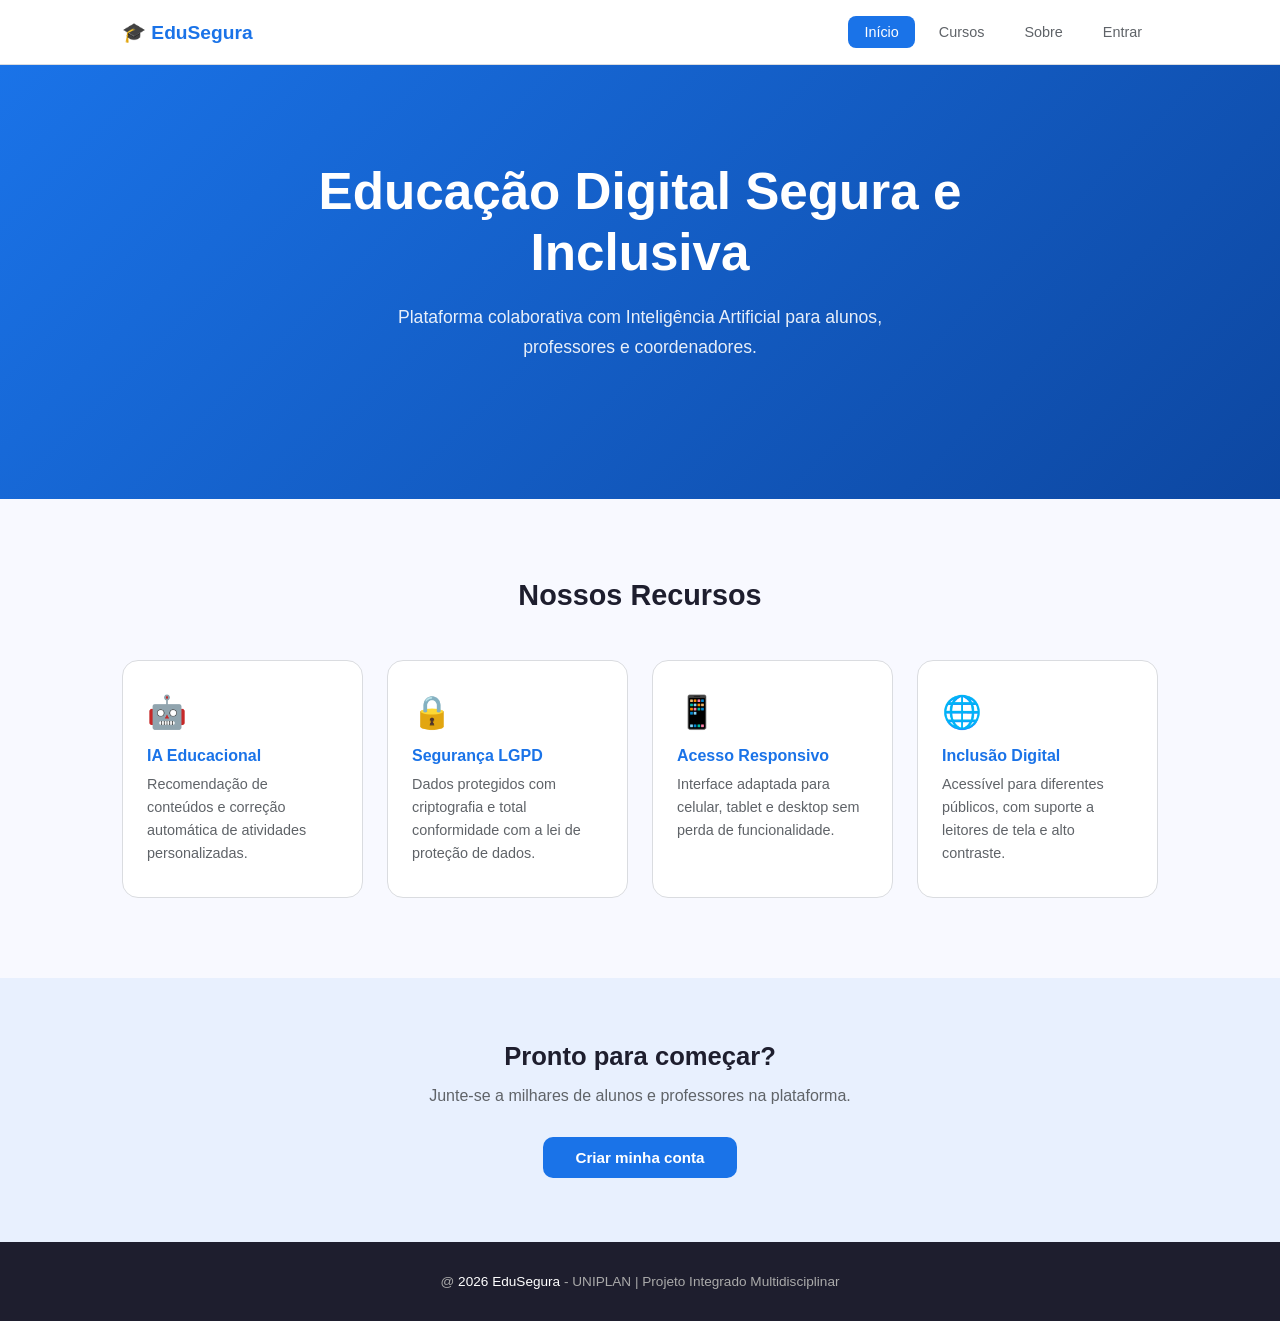
<file: index.html>
<!DOCTYPE html>
<html lang="pt-br">
<head>
    <meta charset="UTF-8">
    <meta name="viewport" content="width=device-width, initial-scale=1.0">
    <link rel="stylesheet" href="css/index.css">
    <link rel="stylesheet" href="css/main.css">
    <title>EduSegura - Plataforma de Educação Digital</title>
</head>
<body>
    <header>
        <nav>
            <div class="logo">🎓 EduSegura</div>

            <ul>
                <li>
                    <a href="index.html" class="ativo">Início</a>
                </li>

                <li>
                    <a href="pages/cursos.html">Cursos</a>
                </li>

                <li>
                    <a href="pages/sobre.html">Sobre</a>
                </li>

                <li>
                    <a href="pages/login.html">Entrar</a>
                </li>
            </ul>
        </nav>
    </header>

    <main>
        <section class="hero">
            <h1>Educação Digital Segura e Inclusiva</h1>

            <p>Plataforma colaborativa com Inteligência Artificial para alunos, professores e coordenadores.</p>

        </section>

        <section class="recursos">
            <h2>Nossos Recursos</h2>

            <div class="grid-cards">
                <div class="card">
                    <div class="icon" aria-hidden="true">🤖</div>

                    <h3>IA Educacional</h3>
                    <p>Recomendação de conteúdos e correção automática de atividades personalizadas.</p>
                </div>

                <div class="card">
                    <div class="icon" aria-hidden="true">🔒</div>

                    <h3>Segurança LGPD</h3>
                    <p>Dados protegidos com criptografia e total conformidade com a lei de proteção de dados.</p>
                </div>

                <div class="card">
                    <div class="icon" aria-hidden="true">📱</div>

                    <h3>Acesso Responsivo</h3>
                    <p>Interface adaptada para celular, tablet e desktop sem perda de funcionalidade.</p>
                </div>

                <div class="card">
                    <div class="icon">🌐</div>

                    <h3>Inclusão Digital</h3>
                    <p>Acessível para diferentes públicos, com suporte a leitores de tela e alto contraste.</p>
                </div>

            </div>
        </section>

        <section class="cta">
            <h2>Pronto para começar?</h2>

            <p>Junte-se a milhares de alunos e professores na plataforma.</p>
            <a href="pages/cadastro.html" class="btn btn-primary">Criar minha conta</a>
        </section>
    </main>

    <footer>
        <p>
            @ <span id="ano"></span>
            <span>EduSegura</span>
            - UNIPLAN | Projeto Integrado Multidisciplinar
        </p>
    </footer>

    <script>
        document.getElementById('ano').textContent = new Date().getFullYear();
    </script>
</body>
</html>
</file>
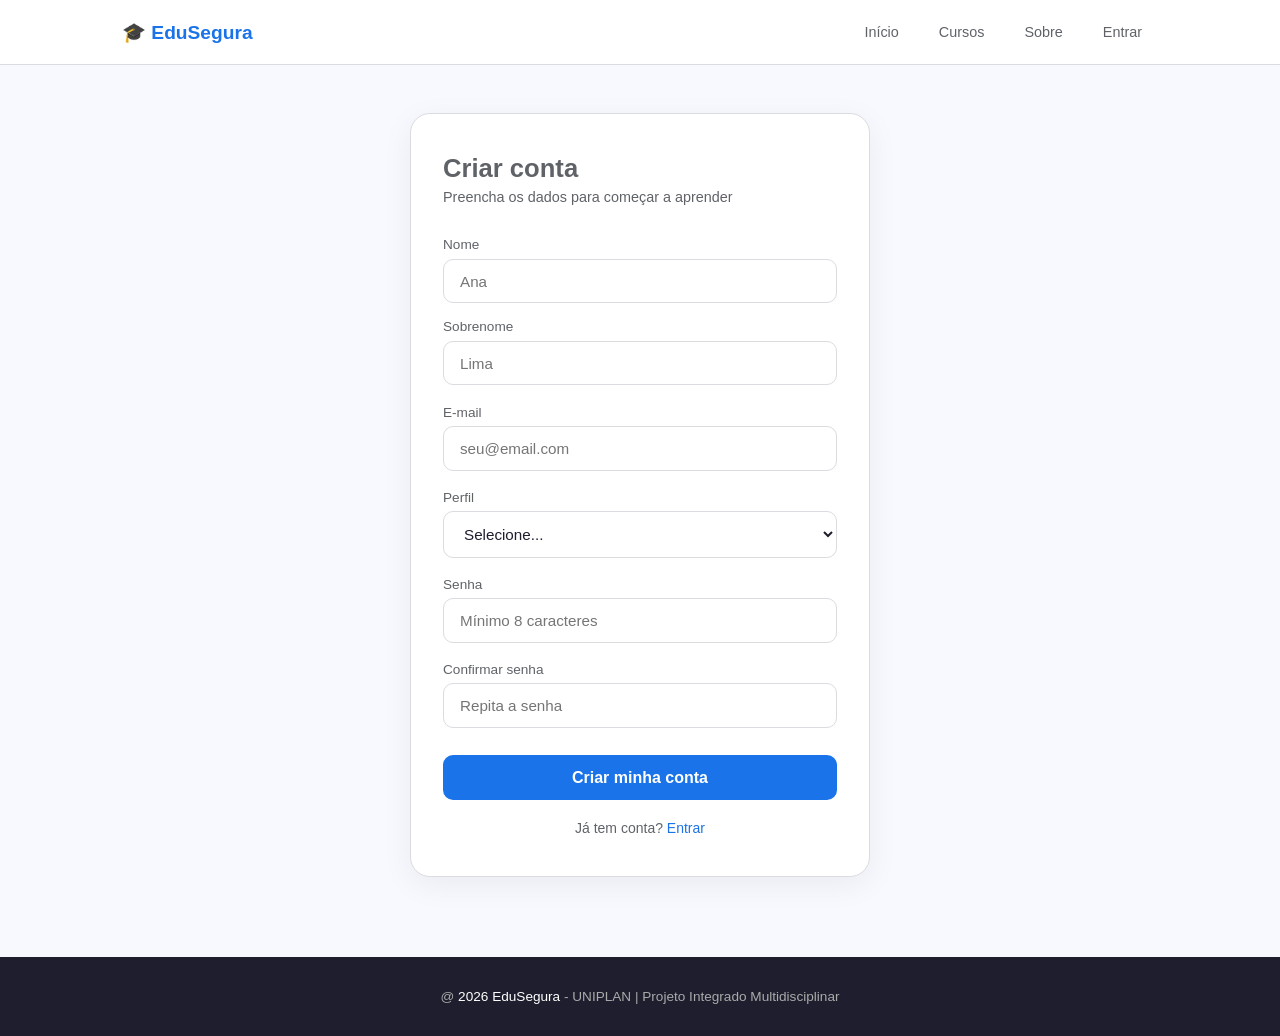
<file: pages/cadastro.html>
<!DOCTYPE html>
<html lang="pt-BR">

<head>
    <meta charset="UTF-8" />
    <meta name="viewport" content="width=device-width, initial-scale=1.0" />
    <title>EduSegura – Cadastro</title>
    <link rel="stylesheet" href="../css/index.css">
    <link rel="stylesheet" href="../css/cadastro.css" />
    
</head>

<body>

    <header>
        <nav>
            <a href="../index.html" class="logo">🎓 EduSegura</a>
            <ul>
                <li><a href="../index.html">Início</a></li>
                <li><a href="cursos.html">Cursos</a></li>
                <li><a href="sobre.html">Sobre</a></li>
                <li><a href="login.html">Entrar</a></li>
            </ul>
        </nav>
    </header>

    <main>
        <div class="pagina-form">
            <div class="caixa-form">
                <h1>Criar conta</h1>
                <p class="subtitulo">Preencha os dados para começar a aprender</p>

                <form class="form-stack" action="#" method="post">
                    <div class="form-linha">
                        <div class="form-group">
                            <label for="nome">Nome</label>
                            <input type="text" id="nome" name="nome" placeholder="Ana" required />
                        </div>
                        
                        <div class="form-group">
                            <label for="sobrenome">Sobrenome</label>
                            <input type="text" id="sobrenome" name="sobrenome" placeholder="Lima" required />
                        </div>
                    </div>

                    <div class="form-group">
                        <label for="email">E-mail</label>
                        <input type="email" id="email" name="email" placeholder="seu@email.com" required />
                    </div>

                    <div class="form-group">
                        <label for="perfil">Perfil</label>
                        <select id="perfil" name="perfil" required>
                            <option value="" disabled selected>Selecione...</option>
                            <option value="aluno">Aluno</option>
                            <option value="professor">Professor</option>
                            <option value="coordenador">Coordenador</option>
                        </select>
                    </div>

                    <div class="form-group">
                        <label for="senha">Senha</label>
                        <input type="password" id="senha" name="senha" placeholder="Mínimo 8 caracteres" required />
                    </div>

                    <div class="form-group">
                        <label for="confirmar">Confirmar senha</label>
                        <input type="password" id="confirmar" name="confirmar" placeholder="Repita a senha" required />
                    </div>

                    <button type="submit" class="btn btn-primary btn-form">Criar minha conta</button>
                </form>

                <p class="link-form">Já tem conta? <a href="login.html">Entrar</a></p>
            </div>
        </div>
    </main>

    <footer>
        <p>
            @ <span id="ano"></span>
            <span>EduSegura</span>
            - UNIPLAN | Projeto Integrado Multidisciplinar
        </p>
    </footer>

    <script>
        document.getElementById('ano').textContent = new Date().getFullYear();
    </script>

</body>

</html>
</file>
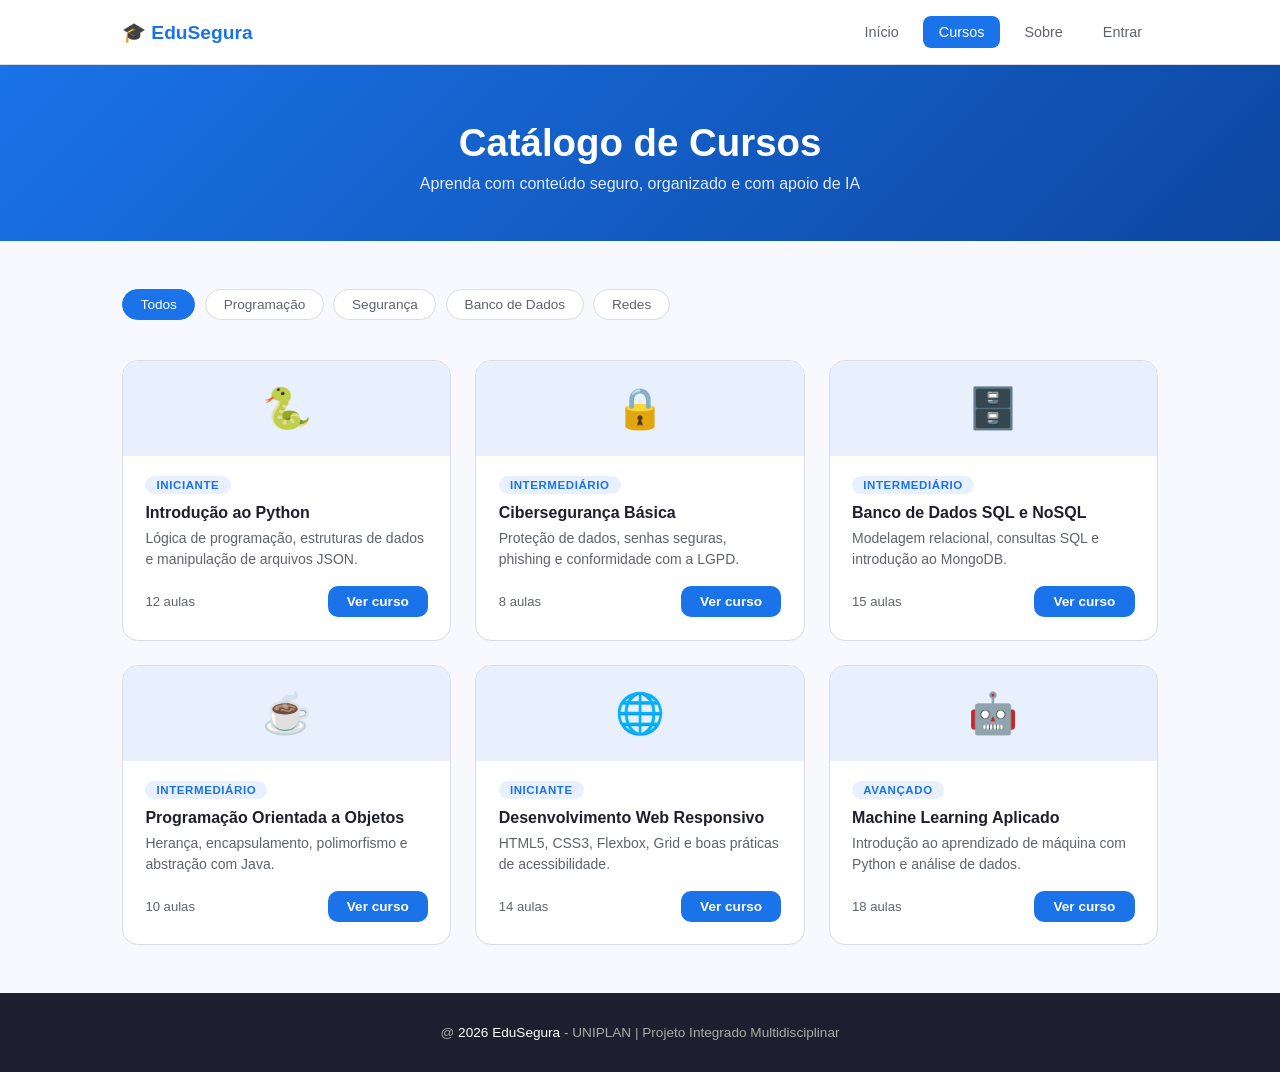
<file: pages/cursos.html>
<!DOCTYPE html>
<html lang="pt-BR">

<head>
    <meta charset="UTF-8" />
    <meta name="viewport" content="width=device-width, initial-scale=1.0" />
    <title>EduSegura – Cursos</title>
    <link rel="stylesheet" href="../css/index.css" />
    <link rel="stylesheet" href="../css/cursos.css">
</head>

<body>

    <header>
        <nav>
            <a href="../index.html" class="logo">🎓 EduSegura</a>
            <ul>
                <li><a href="../index.html">Início</a></li>
                <li><a href="cursos.html" class="ativo">Cursos</a></li>
                <li><a href="sobre.html">Sobre</a></li>
                <li><a href="login.html">Entrar</a></li>
            </ul>
        </nav>
    </header>

    <main>
        <section class="topo-pagina">
            <h1>Catálogo de Cursos</h1>
            <p>Aprenda com conteúdo seguro, organizado e com apoio de IA</p>
        </section>

        <div class="conteudo">
            <div class="filtros">
                <button class="filtro ativo">Todos</button>
                <button class="filtro">Programação</button>
                <button class="filtro">Segurança</button>
                <button class="filtro">Banco de Dados</button>
                <button class="filtro">Redes</button>
            </div>

            <div class="grid-cursos">

                <article class="card card-curso">
                    <div class="card-curso-topo">🐍</div>
                    <div class="card-curso-corpo">
                        <span class="tag-nivel">Iniciante</span>
                        <h3>Introdução ao Python</h3>
                        <p>Lógica de programação, estruturas de dados e manipulação de arquivos JSON.</p>
                        <div class="card-curso-rodape">
                            <span>12 aulas</span>
                            <a href="login.html" class="btn btn-primary btn-ver">Ver curso</a>
                        </div>
                    </div>
                </article>

                <article class="card card-curso">
                    <div class="card-curso-topo">🔒</div>
                    <div class="card-curso-corpo">
                        <span class="tag-nivel">Intermediário</span>
                        <h3>Cibersegurança Básica</h3>
                        <p>Proteção de dados, senhas seguras, phishing e conformidade com a LGPD.</p>
                        <div class="card-curso-rodape">
                            <span>8 aulas</span>
                            <a href="login.html" class="btn btn-primary btn-ver">Ver curso</a>
                        </div>
                    </div>
                </article>

                <article class="card card-curso">
                    <div class="card-curso-topo">🗄️</div>
                    <div class="card-curso-corpo">
                        <span class="tag-nivel">Intermediário</span>
                        <h3>Banco de Dados SQL e NoSQL</h3>
                        <p>Modelagem relacional, consultas SQL e introdução ao MongoDB.</p>
                        <div class="card-curso-rodape">
                            <span>15 aulas</span>
                            <a href="login.html" class="btn btn-primary btn-ver">Ver curso</a>
                        </div>
                    </div>
                </article>

                <article class="card card-curso">
                    <div class="card-curso-topo">☕</div>
                    <div class="card-curso-corpo">
                        <span class="tag-nivel">Intermediário</span>
                        <h3>Programação Orientada a Objetos</h3>
                        <p>Herança, encapsulamento, polimorfismo e abstração com Java.</p>
                        <div class="card-curso-rodape">
                            <span>10 aulas</span>
                            <a href="login.html" class="btn btn-primary btn-ver">Ver curso</a>
                        </div>
                    </div>
                </article>

                <article class="card card-curso">
                    <div class="card-curso-topo">🌐</div>
                    <div class="card-curso-corpo">
                        <span class="tag-nivel">Iniciante</span>
                        <h3>Desenvolvimento Web Responsivo</h3>
                        <p>HTML5, CSS3, Flexbox, Grid e boas práticas de acessibilidade.</p>
                        <div class="card-curso-rodape">
                            <span>14 aulas</span>
                            <a href="login.html" class="btn btn-primary btn-ver">Ver curso</a>
                        </div>
                    </div>
                </article>

                <article class="card card-curso">
                    <div class="card-curso-topo">🤖</div>
                    <div class="card-curso-corpo">
                        <span class="tag-nivel">Avançado</span>
                        <h3>Machine Learning Aplicado</h3>
                        <p>Introdução ao aprendizado de máquina com Python e análise de dados.</p>
                        <div class="card-curso-rodape">
                            <span>18 aulas</span>
                            <a href="login.html" class="btn btn-primary btn-ver">Ver curso</a>
                        </div>
                    </div>
                </article>

            </div>
        </div>
    </main>

    <footer>
        <p>
            @ <span id="ano"></span>
            <span>EduSegura</span>
            - UNIPLAN | Projeto Integrado Multidisciplinar
        </p>
    </footer>

    <script>
        document.getElementById('ano').textContent = new Date().getFullYear();
    </script>

</body>

</html>
</file>
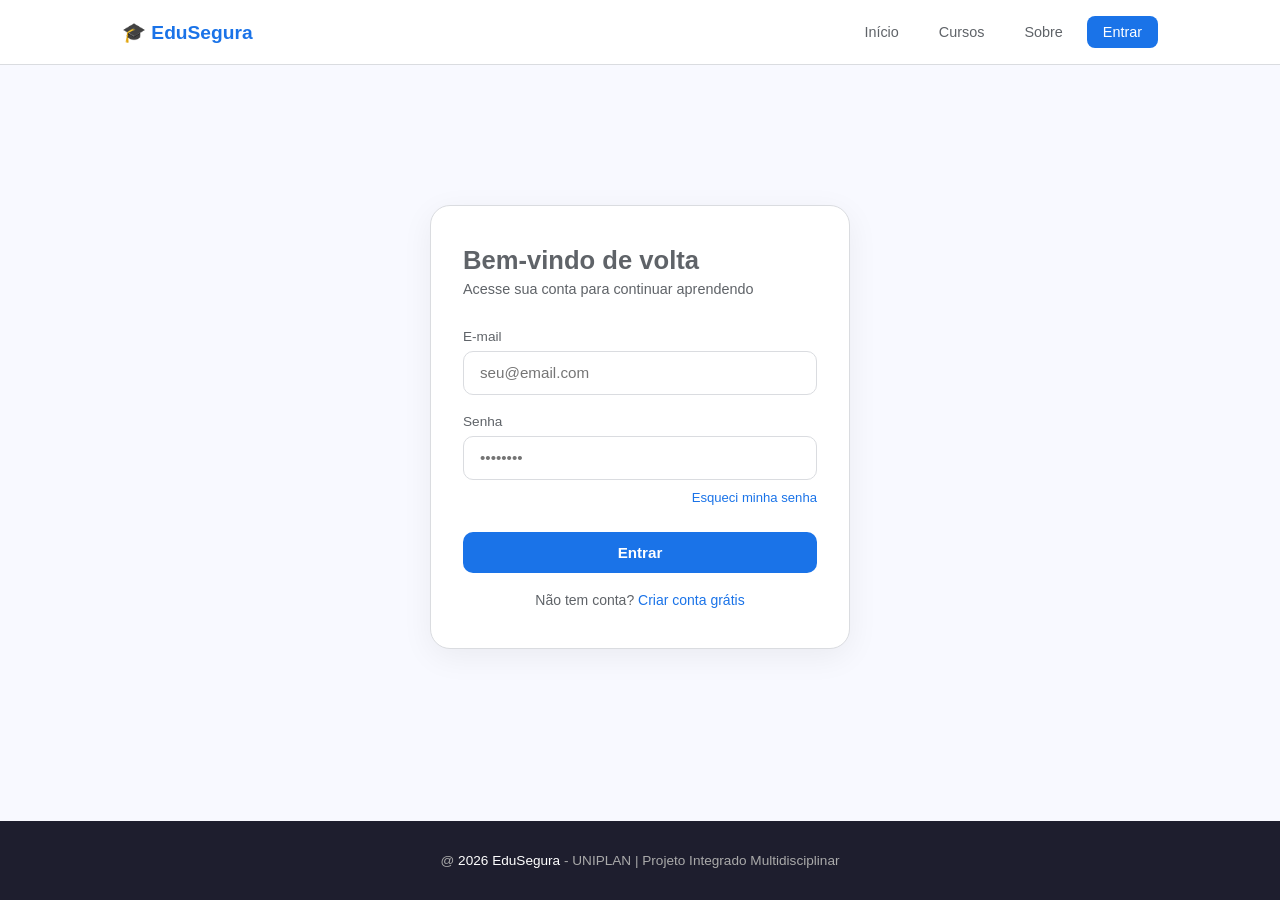
<file: pages/login.html>
<!DOCTYPE html>
<html lang="pt-br">

<head>
    <meta charset="UTF-8">
    <meta name="viewport" content="width=device-width, initial-scale=1.0">
    <link rel="stylesheet" href="../css/login.css">
    <link rel="stylesheet" href="../css/index.css">
    <title>EduSegura - Plataforma de Educação Digital</title>
</head>

<body>
    <header>
        <nav>
            <a href="../index.html" class="logo">🎓 EduSegura</a>
            <ul>
                <li><a href="../index.html">Início</a></li>
                <li><a href="cursos.html">Cursos</a></li>
                <li><a href="sobre.html">Sobre</a></li>
                <li><a href="login.html" class="ativo">Entrar</a></li>
            </ul>
        </nav>
    </header>

    <main>
        <div class="pagina-form">
            <div class="caixa-form">
                <h1>Bem-vindo de volta</h1>
                <p class="subtitulo">Acesse sua conta para continuar aprendendo</p>

                <form class="form-stack" action="#" method="post">
                    <div class="form-group">
                        <label for="email">E-mail</label>
                        <input type="email" id="email" name="email" placeholder="seu@email.com" required />
                    </div>

                    <div class="form-group">
                        <label for="senha">Senha</label>
                        <input type="password" id="senha" name="senha" placeholder="••••••••" required />
                    </div>

                    <p class="esqueceu"><a href="#">Esqueci minha senha</a></p>

                    <button type="submit" class="btn btn-primary btn-form">Entrar</button>
                </form>

                <p class="link-form">Não tem conta? <a href="cadastro.html">Criar conta grátis</a></p>
            </div>
        </div>
    </main>

    <footer>
        <p>
            @ <span id="ano"></span>
            <span>EduSegura</span>
            - UNIPLAN | Projeto Integrado Multidisciplinar
        </p>
    </footer>

    <script>
        document.getElementById('ano').textContent = new Date().getFullYear();
    </script>
</body>

</html>
</file>
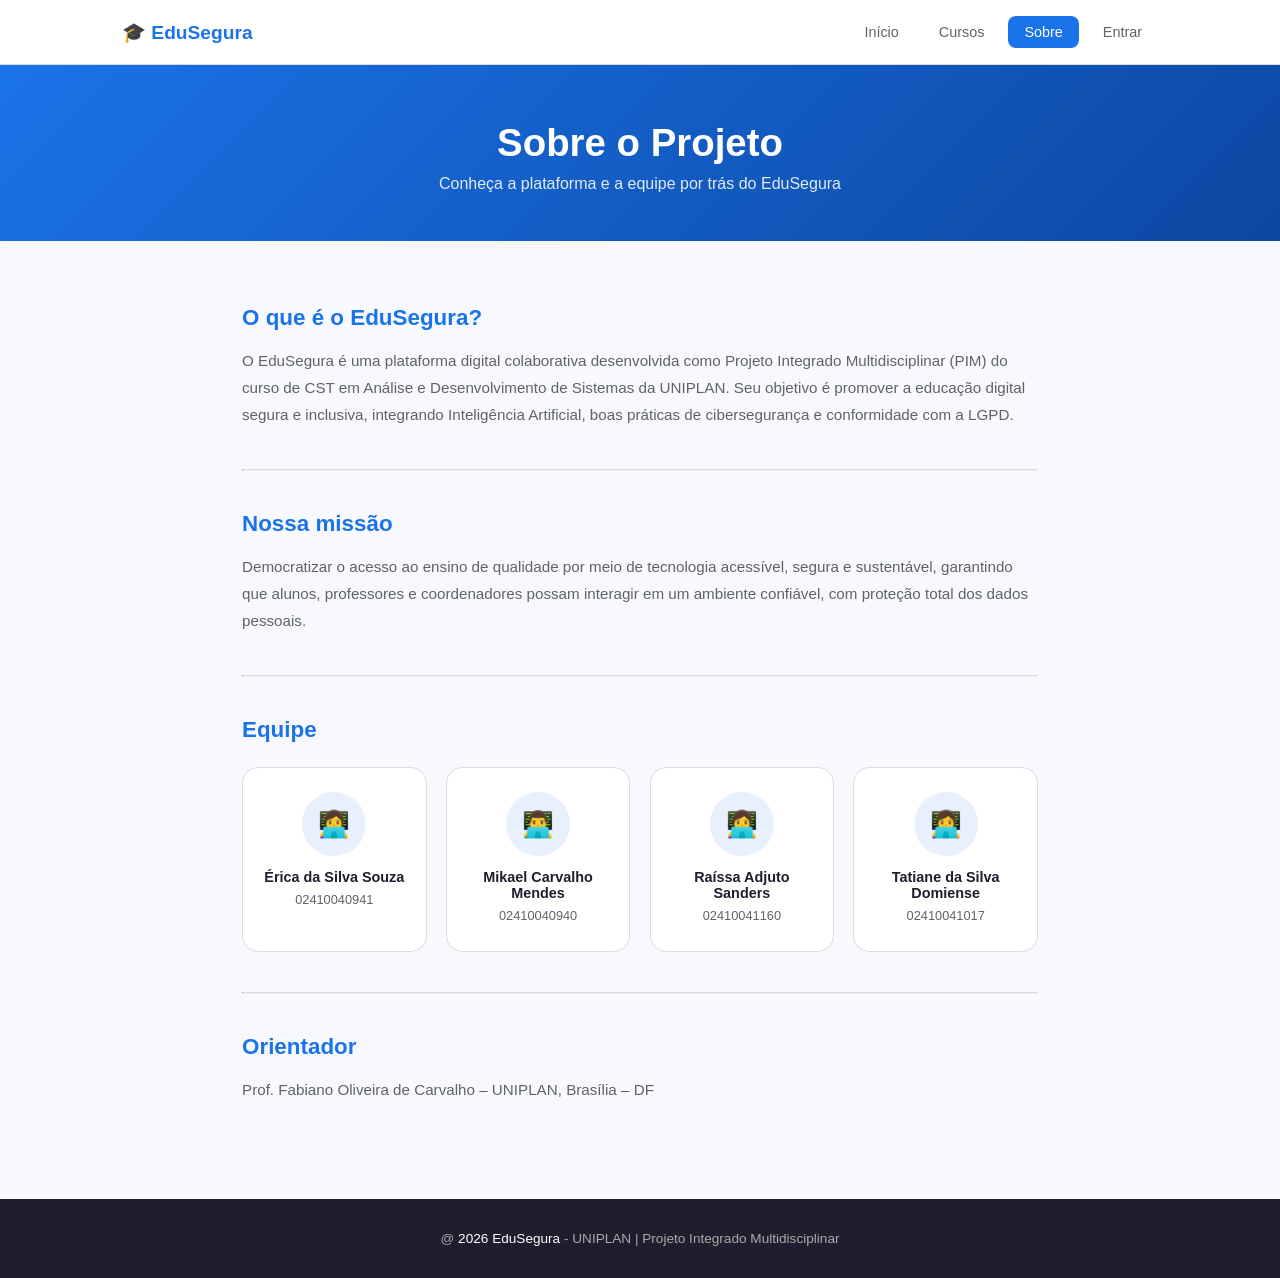
<file: pages/sobre.html>
<!DOCTYPE html>
<html lang="pt-BR">

<head>
    <meta charset="UTF-8" />
    <meta name="viewport" content="width=device-width, initial-scale=1.0" />
    <title>EduSegura – Sobre</title>
    <link rel="stylesheet" href="../css/index.css">
    <link rel="stylesheet" href="../css/sobre.css" />
</head>

<body>

    <header>
        <nav>
            <a href="../index.html" class="logo">🎓 EduSegura</a>
            <ul>
                <li><a href="../index.html">Início</a></li>
                <li><a href="cursos.html">Cursos</a></li>
                <li><a href="sobre.html" class="ativo">Sobre</a></li>
                <li><a href="login.html">Entrar</a></li>
            </ul>
        </nav>
    </header>

    <main>
        <section class="topo-pagina">
            <h1>Sobre o Projeto</h1>
            <p>Conheça a plataforma e a equipe por trás do EduSegura</p>
        </section>

        <div class="conteudo">
            <h2>O que é o EduSegura?</h2>
            <p>
                O EduSegura é uma plataforma digital colaborativa desenvolvida como Projeto Integrado
                Multidisciplinar (PIM) do curso de CST em Análise e Desenvolvimento de Sistemas da UNIPLAN.
                Seu objetivo é promover a educação digital segura e inclusiva, integrando Inteligência Artificial,
                boas práticas de cibersegurança e conformidade com a LGPD.
            </p>

            <hr class="divisor" />

            <h2>Nossa missão</h2>
            <p>
                Democratizar o acesso ao ensino de qualidade por meio de tecnologia acessível, segura e
                sustentável, garantindo que alunos, professores e coordenadores possam interagir em um
                ambiente confiável, com proteção total dos dados pessoais.
            </p>

            <hr class="divisor" />

            <h2>Equipe</h2>
            <div class="grid-equipe">
                <div class="card card-membro">
                    <div class="avatar">👩‍💻</div>
                    <h3>Érica da Silva Souza</h3>
                    <p>02410040941</p>
                </div>
                <div class="card card-membro">
                    <div class="avatar">👨‍💻</div>
                    <h3>Mikael Carvalho Mendes</h3>
                    <p>02410040940</p>
                </div>
                <div class="card card-membro">
                    <div class="avatar">👩‍💻</div>
                    <h3>Raíssa Adjuto Sanders</h3>
                    <p>02410041160</p>
                </div>
                <div class="card card-membro">
                    <div class="avatar">👩‍💻</div>
                    <h3>Tatiane da Silva Domiense</h3>
                    <p>02410041017</p>
                </div>
            </div>

            <hr class="divisor" />

            <h2>Orientador</h2>
            <p>Prof. Fabiano Oliveira de Carvalho – UNIPLAN, Brasília – DF</p>
        </div>
    </main>

    <footer>
        <p>
            @ <span id="ano"></span>
            <span>EduSegura</span>
            - UNIPLAN | Projeto Integrado Multidisciplinar
        </p>
    </footer>

    <script>
        document.getElementById('ano').textContent = new Date().getFullYear();
    </script>

</body>

</html>
</file>
<file: css/index.css>
footer {
    text-align: center;
}

@import url('https://fonts.googleapis.com/css2?family=Sora:wght@400;600;700&family=Inter:wght@400;500&display=swap');

*,
*::before,
*::after {
    margin: 0;
    padding: 0;
    box-sizing: border-box;
}

:root {
    --azul: #1a73e8;
    --azul-esc: #0d47a1;
    --azul-clr: #e8f0fe;
    --texto: #1e1e2e;
    --muted: #5f6368;
    --borda: #dadce0;
    --branco: #ffffff;
    --fundo: #f8f9ff;
}

body {
    font-family: 'Inter', sans-serif;
    color: var(--texto);
    background: var(--fundo);
    min-height: 100vh;
}

/* ── NAV ── */
header {
    background: var(--branco);
    border-bottom: 1px solid var(--borda);
    position: sticky;
    top: 0;
    z-index: 100;
}

nav {
    max-width: 1100px;
    margin: 0 auto;
    padding: 0 2rem;
    height: 64px;
    display: flex;
    align-items: center;
    justify-content: space-between;
}

.logo {
    font-family: 'Sora', sans-serif;
    font-weight: 700;
    font-size: 1.2rem;
    color: var(--azul);
    text-decoration: none;
    display: flex;
    align-items: center;
    gap: 0.5rem;
}

nav ul {
    list-style: none;
    display: flex;
    align-items: center;
    gap: 0.5rem;
}

nav ul li a {
    text-decoration: none;
    color: var(--muted);
    font-size: 0.9rem;
    font-weight: 500;
    padding: 0.5rem 1rem;
    border-radius: 8px;
    transition: background 0.2s, color 0.2s;
}

nav ul li a:hover {
    background: var(--azul-clr);
    color: var(--azul);
}

nav ul li a.ativo {
    background: var(--azul);
    color: var(--branco);
}

/* ── FOOTER ── */
footer {
    background: var(--texto);
    color: #aaa;
    text-align: center;
    padding: 2rem;
    font-size: 0.85rem;
    margin-top: auto;
}

footer span {
    color: var(--branco);
}

/* ── BOTÕES ── */
.btn {
    display: inline-block;
    padding: 0.75rem 2rem;
    border-radius: 10px;
    font-weight: 600;
    font-size: 0.95rem;
    cursor: pointer;
    border: none;
    transition: transform 0.15s, box-shadow 0.15s;
    text-decoration: none;
}

.btn:hover {
    transform: translateY(-2px);
    box-shadow: 0 6px 20px rgba(26, 115, 232, 0.25);
}

.btn-primary {
    background: var(--azul);
    color: var(--branco);
}

.btn-outline {
    background: transparent;
    color: var(--azul);
    border: 2px solid var(--azul);
}

/* ── CARDS ── */
.card {
    background: var(--branco);
    border: 1px solid var(--borda);
    border-radius: 16px;
    padding: 2rem 1.5rem;
    transition: transform 0.2s, box-shadow 0.2s;
}

.card:hover {
    transform: translateY(-4px);
    box-shadow: 0 12px 32px rgba(0, 0, 0, 0.08);
}

/* ── FORMULÁRIOS ── */
.form-group {
    display: flex;
    flex-direction: column;
    gap: 0.4rem;
}

.form-group label {
    font-size: 0.85rem;
    font-weight: 500;
    color: var(--muted);
}

.form-group input {
    padding: 0.8rem 1rem;
    border: 1.5px solid var(--borda);
    border-radius: 10px;
    font-size: 0.95rem;
    font-family: inherit;
    transition: border-color 0.2s, box-shadow 0.2s;
    background: var(--branco);
}

.form-group input:focus {
    outline: none;
    border-color: var(--azul);
    box-shadow: 0 0 0 3px rgba(26, 115, 232, 0.12);
}

@media (max-width: 600px) {
    nav {
        padding: 0 1rem;
    }

    nav ul {
        gap: 0;
    }

    nav ul li a {
        padding: 0.4rem 0.6rem;
        font-size: 0.82rem;
    }
}
</file>
<file: css/main.css>
.hero {
    background: linear-gradient(135deg, var(--azul) 0%, var(--azul-esc) 100%);
    color: var(--branco);
    padding: 6rem 2rem;
    text-align: center;
}

.hero h1 {
    font-family: 'Sora', sans-serif;
    font-size: clamp(2rem, 5vw, 3.2rem);
    font-weight: 700;
    max-width: 700px;
    margin: 0 auto 1.2rem;
    line-height: 1.2;
}

.hero p {
    font-size: 1.1rem;
    opacity: 0.9;
    max-width: 520px;
    margin: 0 auto 2.5rem;
    line-height: 1.7;
}

.hero-btns {
    display: flex;
    gap: 1rem;
    justify-content: center;
    flex-wrap: wrap;
}

.btn-branco {
    background: var(--branco);
    color: var(--azul);
}

/* ── RECURSOS ── */
.recursos {
    max-width: 1100px;
    margin: 0 auto;
    padding: 5rem 2rem;
}

.recursos h2 {
    font-family: 'Sora', sans-serif;
    font-size: 1.8rem;
    text-align: center;
    margin-bottom: 3rem;
}

.grid-cards {
    display: grid;
    grid-template-columns: repeat(auto-fit, minmax(230px, 1fr));
    gap: 1.5rem;
}

.icon {
    font-size: 2rem;
    margin-bottom: 1rem;
}

.card h3 {
    font-family: 'Sora', sans-serif;
    font-size: 1rem;
    margin-bottom: 0.5rem;
    color: var(--azul);
}

.card p {
    font-size: 0.9rem;
    color: var(--muted);
    line-height: 1.6;
}

/* ── CTA ── */
.cta {
    background: var(--azul-clr);
    text-align: center;
    padding: 4rem 2rem;
}

.cta h2 {
    font-family: 'Sora', sans-serif;
    font-size: 1.6rem;
    margin-bottom: 1rem;
}

.cta p {
    color: var(--muted);
    margin-bottom: 2rem;
}
</file>
<file: css/cadastro.css>
.pagina-form {
     min-height: calc(100vh - 64px - 80px);
     display: flex;
     align-items: center;
     justify-content: center;
     padding: 3rem 1rem;
 }

 .caixa-form {
     background: var(--branco);
     border: 1px solid var(--borda);
     border-radius: 20px;
     padding: 2.5rem 2rem;
     width: 100%;
     max-width: 460px;
     box-shadow: 0 8px 32px rgba(0, 0, 0, 0.06);
 }

 .caixa-form h1 {
     font-family: 'Sora', sans-serif;
     font-size: 1.6rem;
     margin-bottom: 0.4rem;
 }

 .caixa-form, .subtitulo {
     color: var(--muted);
     font-size: 0.9rem;
     margin-bottom: 2rem;
 }

 .form-stack {
     display: flex;
     flex-direction: column;
     gap: 1.2rem;
 }

 .form-linha {
     display: grid;
     gap: 1rem;
 }

 .btn-form {
     width: 100%;
     padding: 0.85rem;
     font-size: 1rem;
     border-radius: 10px;
     margin-top: 0.5rem;
 }

 .link-form {
     text-align: center;
     font-size: 0.875rem;
     color: var(--muted);
     margin-top: 1.2rem;
 }

 .link-form a {
     color: var(--azul);
     text-decoration: none;
     font-weight: 500;
 }

 .link-form a:hover {
     text-decoration: underline;
 }

 select {
     padding: 0.8rem 1rem;
     border: 1.5px solid var(--borda);
     border-radius: 10px;
     font-size: 0.95rem;
     font-family: inherit;
     background: var(--branco);
     color: var(--texto);
     transition: border-color 0.2s;
 }

 select:focus {
     outline: none;
     border-color: var(--azul);
 }

 @media (max-width: 480px) {
     .form-linha {
         grid-template-columns: 1fr;
     }
 }
</file>
<file: css/cursos.css>
.topo-pagina {
    background: linear-gradient(135deg, var(--azul) 0%, var(--azul-esc) 100%);
    color: var(--branco);
    padding: 3.5rem 2rem 3rem;
    text-align: center;
}

.topo-pagina h1 {
    font-family: 'Sora', sans-serif;
    font-size: clamp(1.6rem, 4vw, 2.4rem);
    margin-bottom: 0.6rem;
}

.topo-pagina p {
    opacity: 0.88;
    font-size: 1rem;
}

.conteudo {
    max-width: 1100px;
    margin: 0 auto;
    padding: 3rem 2rem;
}

.filtros {
    display: flex;
    gap: 0.6rem;
    flex-wrap: wrap;
    margin-bottom: 2.5rem;
}

.filtro {
    padding: 0.45rem 1.1rem;
    border-radius: 20px;
    border: 1.5px solid var(--borda);
    background: var(--branco);
    font-size: 0.85rem;
    cursor: pointer;
    font-family: inherit;
    color: var(--muted);
    transition: all 0.2s;
}

.filtro:hover,
.filtro.ativo {
    background: var(--azul);
    color: var(--branco);
    border-color: var(--azul);
}

.grid-cursos {
    display: grid;
    grid-template-columns: repeat(auto-fill, minmax(280px, 1fr));
    gap: 1.5rem;
}

.card-curso {
    padding: 0;
    overflow: hidden;
}

.card-curso-topo {
    background: var(--azul-clr);
    padding: 1.5rem;
    display: flex;
    align-items: center;
    justify-content: center;
    font-size: 2.5rem;
}

.card-curso-corpo {
    padding: 1.2rem 1.4rem 1.4rem;
}

.tag-nivel {
    display: inline-block;
    font-size: 0.72rem;
    font-weight: 600;
    padding: 0.2rem 0.7rem;
    border-radius: 20px;
    background: var(--azul-clr);
    color: var(--azul);
    margin-bottom: 0.6rem;
    text-transform: uppercase;
    letter-spacing: 0.05em;
}

.card-curso-corpo h3 {
    font-family: 'Sora', sans-serif;
    font-size: 1rem;
    margin-bottom: 0.4rem;
}

.card-curso-corpo p {
    font-size: 0.875rem;
    color: var(--muted);
    line-height: 1.5;
    margin-bottom: 1rem;
}

.card-curso-rodape {
    display: flex;
    align-items: center;
    justify-content: space-between;
    font-size: 0.82rem;
    color: var(--muted);
}

.btn-ver {
    font-size: 0.85rem;
    padding: 0.5rem 1.2rem;
}
</file>
<file: css/login.css>
.pagina-form {
    min-height: calc(100vh - 64px - 80px);
    display: flex;
    align-items: center;
    justify-content: center;
    padding: 3rem 1rem;
}

.caixa-form {
    background: var(--branco);
    border: 1px solid var(--borda);
    border-radius: 20px;
    padding: 2.5rem 2rem;
    width: 100%;
    max-width: 420px;
    box-shadow: 0 8px 32px rgba(0, 0, 0, 0.06);
}

.caixa-form h1 {
    font-family: 'Sora', sans-serif;
    font-size: 1.6rem;
    margin-bottom: 0.4rem;
}

.caixa-form, .subtitulo {
    color: var(--muted);
    font-size: 0.9rem;
    margin-bottom: 2rem;
}

.form-stack {
    display: flex;
    flex-direction: column;
    gap: 1.2rem;
}

.btn-form {
    width: 100%;
    padding: 0.85rem;
    font-size: 1rem;
    border-radius: 10px;
    margin-top: 0.5rem;
}

.link-form {
    text-align: center;
    font-size: 0.875rem;
    color: var(--muted);
    margin-top: 1.2rem;
}

.link-form a {
    color: var(--azul);
    text-decoration: none;
    font-weight: 500;
}

.link-form a:hover {
    text-decoration: underline;
}

.esqueceu {
    text-align: right;
    font-size: 0.82rem;
    margin-top: -0.6rem;
}

.esqueceu a {
    color: var(--azul);
    text-decoration: none;
}
</file>
<file: css/sobre.css>
.topo-pagina {
    background: linear-gradient(135deg, var(--azul) 0%, var(--azul-esc) 100%);
    color: var(--branco);
    padding: 3.5rem 2rem 3rem;
    text-align: center;
}

.topo-pagina h1 {
    font-family: 'Sora', sans-serif;
    font-size: clamp(1.6rem, 4vw, 2.4rem);
    margin-bottom: 0.6rem;
}

.topo-pagina p {
    opacity: 0.88;
    font-size: 1rem;
}

.conteudo {
    max-width: 860px;
    margin: 0 auto;
    padding: 4rem 2rem;
}

.conteudo h2 {
    font-family: 'Sora', sans-serif;
    font-size: 1.4rem;
    margin-bottom: 1rem;
    color: var(--azul);
}

.conteudo p {
    font-size: 0.95rem;
    color: var(--muted);
    line-height: 1.8;
    margin-bottom: 2rem;
}

.divisor {
    border-top: 1px solid var(--borda);
    margin: 2.5rem 0;
}

.grid-equipe {
    display: grid;
    grid-template-columns: repeat(auto-fill, minmax(180px, 1fr));
    gap: 1.2rem;
    margin-top: 1.5rem;
}

.card-membro {
    text-align: center;
    padding: 1.5rem 1rem;
}

.avatar {
    width: 64px;
    height: 64px;
    border-radius: 50%;
    background: var(--azul-clr);
    display: flex;
    align-items: center;
    justify-content: center;
    font-size: 1.6rem;
    margin: 0 auto 0.8rem;
}

.card-membro h3 {
    font-size: 0.9rem;
    font-weight: 600;
    margin-bottom: 0.2rem;
}

.card-membro p {
    font-size: 0.8rem;
    color: var(--muted);
    margin: 0;
}
</file>
